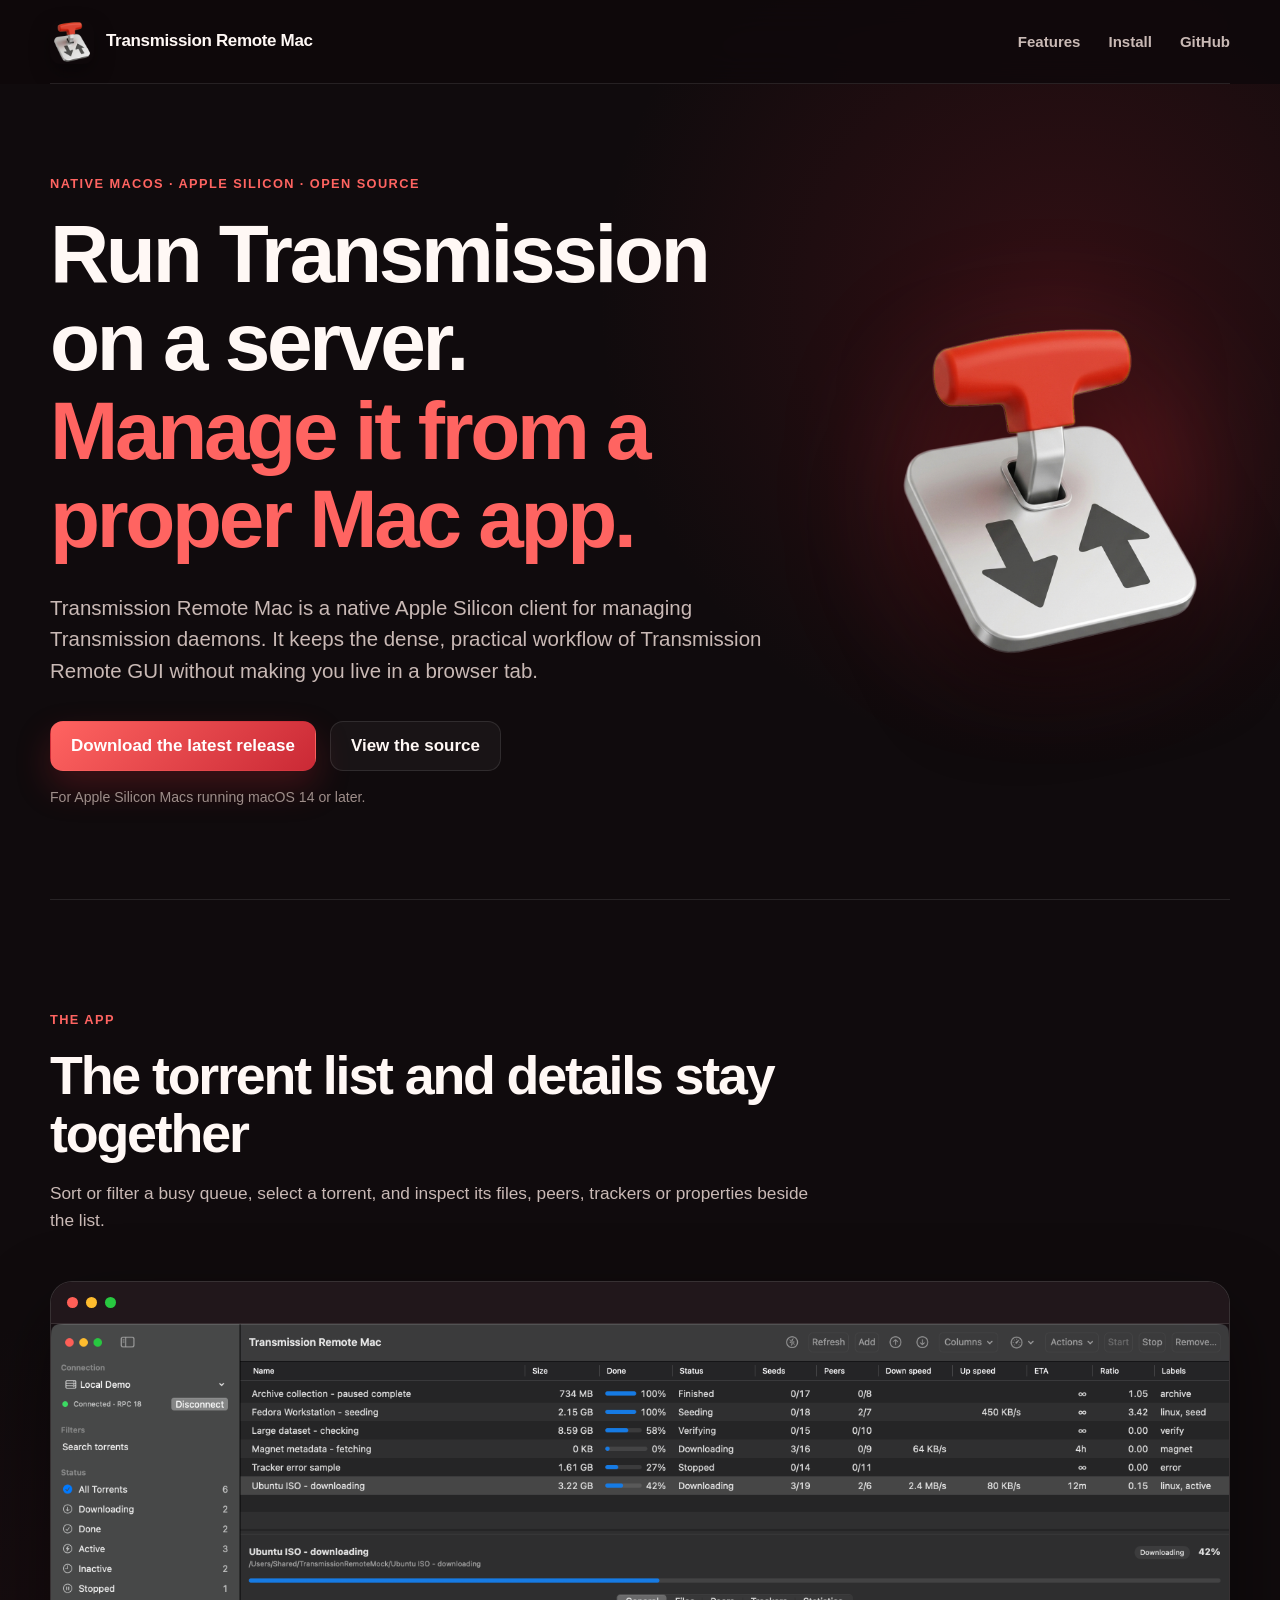
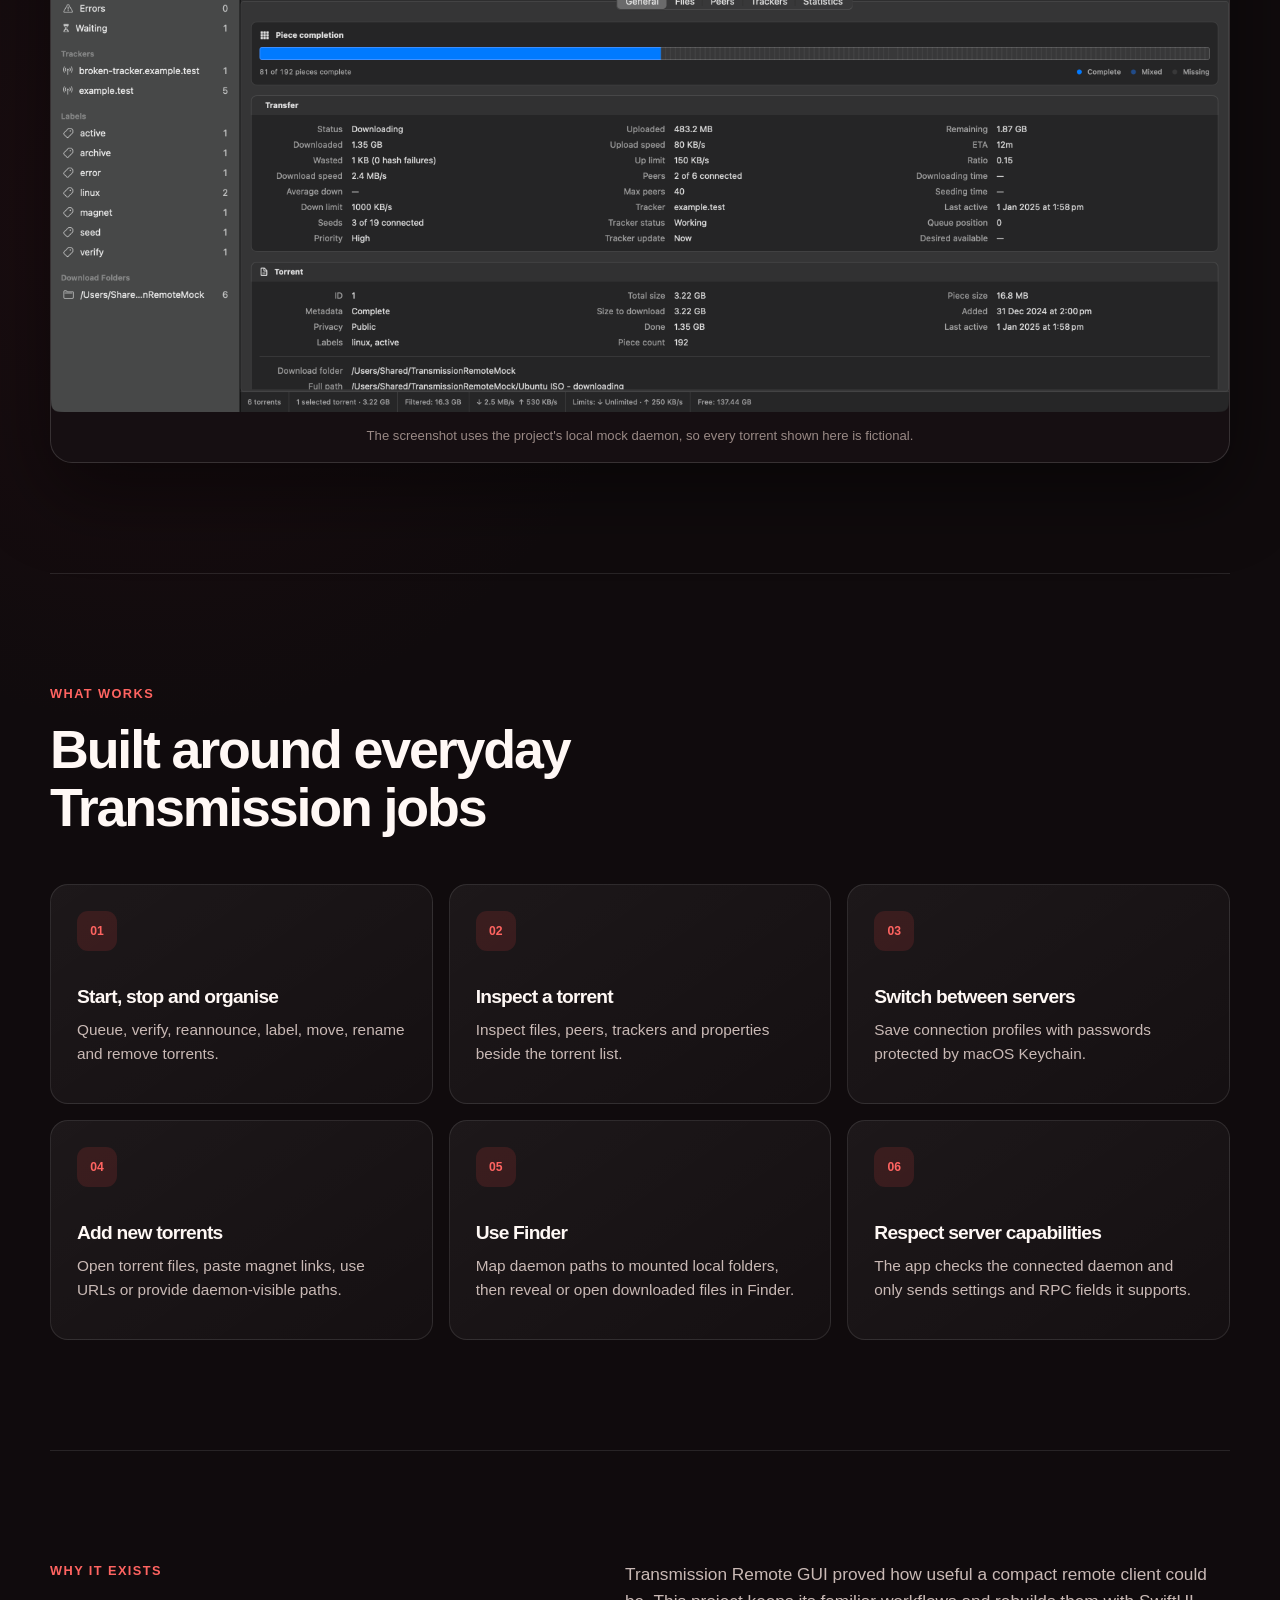
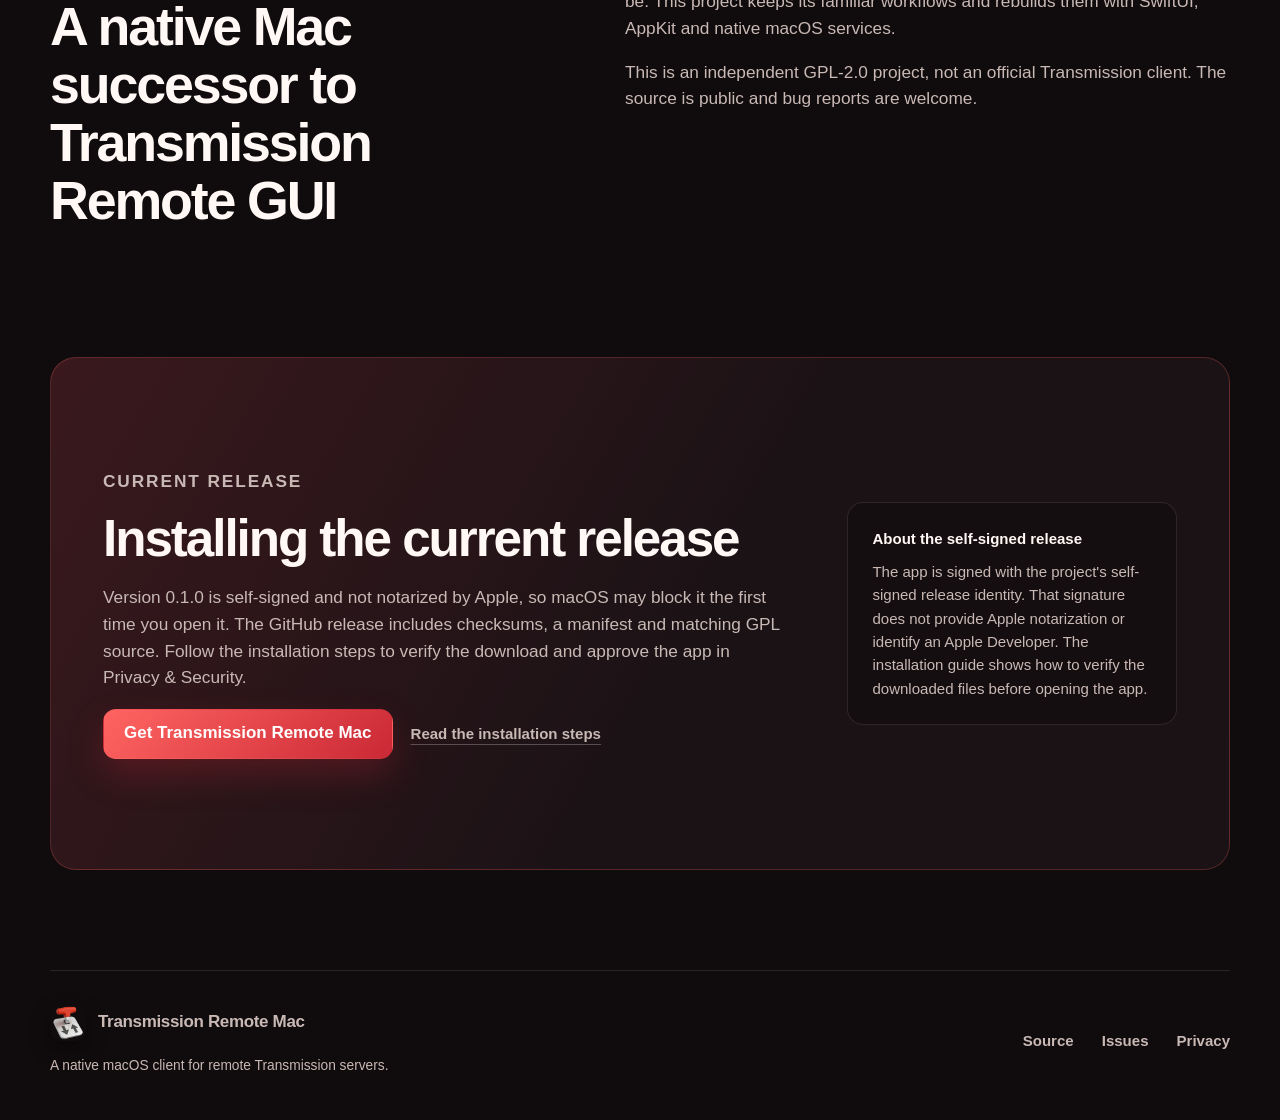
<file: website/index.html>
<!doctype html>
<html lang="en-AU">
  <head>
    <meta charset="utf-8">
    <meta name="viewport" content="width=device-width, initial-scale=1">
    <title>Transmission Remote Mac</title>
    <meta
      name="description"
      content="A native Apple Silicon Mac app for managing Transmission daemons running on another machine."
    >
    <meta name="theme-color" content="#170f12">
    <meta property="og:type" content="website">
    <meta property="og:title" content="Transmission Remote Mac">
    <meta
      property="og:description"
      content="Run Transmission on a server. Manage it from a proper Mac app."
    >
    <meta property="og:url" content="https://transmission-remote-mac.pages.dev/">
    <meta
      property="og:image"
      content="https://transmission-remote-mac.pages.dev/assets/social-preview.png"
    >
    <meta name="twitter:card" content="summary_large_image">
    <link rel="icon" type="image/png" href="assets/app-icon.png">
    <link rel="stylesheet" href="styles.css">
  </head>
  <body>
    <a class="skip-link" href="#main">Skip to content</a>

    <header class="site-header">
      <a class="brand" href="#top" aria-label="Transmission Remote Mac home">
        <img src="assets/app-icon.png" alt="" width="44" height="44">
        <span>Transmission Remote Mac</span>
      </a>
      <nav aria-label="Main navigation">
        <a href="#features">Features</a>
        <a href="#install">Install</a>
        <a href="https://github.com/transmission-remote-mac/transmission-remote-mac">GitHub</a>
      </nav>
    </header>

    <main id="main">
      <section class="hero" id="top">
        <div class="hero-copy">
          <div class="eyebrow">Native macOS · Apple Silicon · Open source</div>
          <h1>Run Transmission on a server.<br><span>Manage it from a proper Mac app.</span></h1>
          <p class="hero-lede">
            Transmission Remote Mac is a native Apple Silicon client for managing Transmission
            daemons. It keeps the dense, practical workflow of Transmission Remote GUI without
            making you live in a browser tab.
          </p>
          <div class="hero-actions">
            <a
              class="button button-primary"
              href="https://github.com/transmission-remote-mac/transmission-remote-mac/releases/latest"
            >Download the latest release</a>
            <a
              class="button button-secondary"
              href="https://github.com/transmission-remote-mac/transmission-remote-mac"
            >View the source</a>
          </div>
          <p class="compatibility">For Apple Silicon Macs running macOS 14 or later.</p>
        </div>

        <div class="hero-icon" aria-hidden="true">
          <div class="icon-glow"></div>
          <img src="assets/app-icon.png" alt="" width="360" height="360">
        </div>
      </section>

      <section class="showcase" aria-labelledby="showcase-title">
        <div class="section-heading">
          <p class="kicker">The app</p>
          <h2 id="showcase-title">The torrent list and details stay together</h2>
          <p>
            Sort or filter a busy queue, select a torrent, and inspect its files, peers, trackers
            or properties beside the list.
          </p>
        </div>

        <figure class="app-window">
          <div class="window-bar" aria-hidden="true"></div>
          <img
            src="assets/app-overview.png"
            alt="Transmission Remote Mac showing a torrent queue, filters and torrent details"
          >
          <figcaption>The screenshot uses the project's local mock daemon, so every torrent shown here is fictional.</figcaption>
        </figure>
      </section>

      <section class="features" id="features" aria-labelledby="features-title">
        <div class="section-heading compact">
          <p class="kicker">What works</p>
          <h2 id="features-title">Built around everyday Transmission jobs</h2>
        </div>

        <div class="feature-grid">
          <article>
            <div class="feature-icon">01</div>
            <h3>Start, stop and organise</h3>
            <p>Queue, verify, reannounce, label, move, rename and remove torrents.</p>
          </article>
          <article>
            <div class="feature-icon">02</div>
            <h3>Inspect a torrent</h3>
            <p>Inspect files, peers, trackers and properties beside the torrent list.</p>
          </article>
          <article>
            <div class="feature-icon">03</div>
            <h3>Switch between servers</h3>
            <p>Save connection profiles with passwords protected by macOS Keychain.</p>
          </article>
          <article>
            <div class="feature-icon">04</div>
            <h3>Add new torrents</h3>
            <p>Open torrent files, paste magnet links, use URLs or provide daemon-visible paths.</p>
          </article>
          <article>
            <div class="feature-icon">05</div>
            <h3>Use Finder</h3>
            <p>Map daemon paths to mounted local folders, then reveal or open downloaded files in Finder.</p>
          </article>
          <article>
            <div class="feature-icon">06</div>
            <h3>Respect server capabilities</h3>
            <p>The app checks the connected daemon and only sends settings and RPC fields it supports.</p>
          </article>
        </div>
      </section>

      <section class="story" aria-labelledby="story-title">
        <div>
          <p class="kicker">Why it exists</p>
          <h2 id="story-title">A native Mac successor to Transmission Remote GUI</h2>
        </div>
        <div class="story-copy">
          <p>
            Transmission Remote GUI proved how useful a compact remote client could be. This
            project keeps its familiar workflows and rebuilds them with SwiftUI, AppKit and native
            macOS services.
          </p>
          <p>
            This is an independent GPL-2.0 project, not an official Transmission client. The source
            is public and bug reports are welcome.
          </p>
        </div>
      </section>

      <section class="install" id="install" aria-labelledby="install-title">
        <div class="install-copy">
          <p class="kicker">Current release</p>
          <h2 id="install-title">Installing the current release</h2>
          <p>
            Version 0.1.0 is self-signed and not notarized by Apple, so macOS may block it the first
            time you open it. The GitHub release includes checksums, a manifest and matching GPL
            source. Follow the installation steps to verify the download and approve the app in
            Privacy &amp; Security.
          </p>
          <div class="install-actions">
            <a
              class="button button-primary"
              href="https://github.com/transmission-remote-mac/transmission-remote-mac/releases/latest"
            >Get Transmission Remote Mac</a>
            <a
              class="text-link"
              href="https://github.com/transmission-remote-mac/transmission-remote-mac#install-a-github-release"
            >Read the installation steps</a>
          </div>
        </div>
        <aside class="install-note" aria-label="Release trust information">
          <strong>About the self-signed release</strong>
          <p>
            The app is signed with the project's self-signed release identity. That signature does
            not provide Apple notarization or identify an Apple Developer. The installation guide
            shows how to verify the downloaded files before opening the app.
          </p>
        </aside>
      </section>
    </main>

    <footer>
      <div class="footer-brand">
        <img src="assets/app-icon.png" alt="" width="36" height="36">
        <span>Transmission Remote Mac</span>
      </div>
      <p>A native macOS client for remote Transmission servers.</p>
      <nav aria-label="Footer navigation">
        <a href="https://github.com/transmission-remote-mac/transmission-remote-mac">Source</a>
        <a href="https://github.com/transmission-remote-mac/transmission-remote-mac/issues">Issues</a>
        <a href="https://github.com/transmission-remote-mac/transmission-remote-mac/blob/main/PRIVACY.md">Privacy</a>
      </nav>
    </footer>
  </body>
</html>
</file>
<file: website/styles.css>
:root {
  color-scheme: dark;
  --background: #100b0d;
  --surface: #1b1216;
  --surface-raised: #24171d;
  --border: rgba(255, 255, 255, 0.1);
  --text: #fff8f5;
  --muted: #c9b9b5;
  --accent: #ec3f43;
  --accent-bright: #ff6461;
  --accent-soft: rgba(236, 63, 67, 0.14);
  --shadow: 0 30px 80px rgba(0, 0, 0, 0.46);
  --page-width: 1180px;
}

* {
  box-sizing: border-box;
}

html {
  scroll-behavior: smooth;
  scroll-padding-top: 100px;
}

body {
  min-width: 320px;
  margin: 0;
  color: var(--text);
  background:
    radial-gradient(circle at 83% 7%, rgba(145, 28, 39, 0.26), transparent 29rem),
    radial-gradient(circle at 12% 42%, rgba(87, 24, 35, 0.17), transparent 32rem),
    var(--background);
  font-family: -apple-system, BlinkMacSystemFont, "SF Pro Display", "Helvetica Neue", sans-serif;
  font-size: 17px;
  line-height: 1.55;
  -webkit-font-smoothing: antialiased;
}

a {
  color: inherit;
}

img {
  display: block;
  max-width: 100%;
}

.skip-link {
  position: fixed;
  z-index: 100;
  top: 12px;
  left: 12px;
  padding: 10px 14px;
  color: #160b0e;
  background: #ffffff;
  border-radius: 10px;
  transform: translateY(-160%);
}

.skip-link:focus {
  transform: translateY(0);
}

.site-header,
main,
footer {
  width: min(calc(100% - 48px), var(--page-width));
  margin-inline: auto;
}

.site-header {
  position: sticky;
  z-index: 90;
  top: 0;
  display: flex;
  align-items: center;
  justify-content: space-between;
  min-height: 84px;
  background: rgba(15, 9, 11, 0.86);
  border-bottom: 1px solid var(--border);
  box-shadow: 0 0 0 100vmax rgba(15, 9, 11, 0.86);
  clip-path: inset(0 -100vmax);
  -webkit-backdrop-filter: blur(18px) saturate(125%);
  backdrop-filter: blur(18px) saturate(125%);
}

.brand,
.footer-brand {
  display: inline-flex;
  gap: 12px;
  align-items: center;
  font-weight: 720;
  letter-spacing: -0.02em;
  text-decoration: none;
}

.brand img,
.footer-brand img {
  border-radius: 11px;
  box-shadow: 0 8px 20px rgba(0, 0, 0, 0.35);
}

.site-header nav,
footer nav {
  display: flex;
  gap: 28px;
  align-items: center;
}

.site-header nav a,
footer nav a,
.text-link {
  color: var(--muted);
  font-size: 0.94rem;
  font-weight: 620;
  text-decoration: none;
}

.site-header nav a:hover,
footer nav a:hover,
.text-link:hover {
  color: var(--text);
}

.hero {
  display: grid;
  grid-template-columns: minmax(0, 1.45fr) minmax(250px, 0.75fr);
  gap: 80px;
  align-items: center;
  min-height: 680px;
  padding-block: 90px;
}

.eyebrow,
.kicker {
  margin: 0 0 16px;
  color: var(--accent-bright);
  font-size: 0.8rem;
  font-weight: 760;
  letter-spacing: 0.11em;
  text-transform: uppercase;
}

h1,
h2,
h3,
p {
  margin-top: 0;
}

h1,
h2,
h3 {
  line-height: 1.08;
  letter-spacing: -0.04em;
}

h1 {
  max-width: 850px;
  margin-bottom: 28px;
  font-size: clamp(3rem, 6.4vw, 5.9rem);
  font-weight: 830;
}

h1 span {
  color: var(--accent-bright);
}

h2 {
  margin-bottom: 18px;
  font-size: clamp(2.2rem, 4.2vw, 4rem);
  font-weight: 790;
}

h3 {
  margin-bottom: 10px;
  font-size: 1.2rem;
  font-weight: 720;
}

.hero-lede {
  max-width: 720px;
  margin-bottom: 34px;
  color: var(--muted);
  font-size: clamp(1.08rem, 1.8vw, 1.28rem);
}

.hero-actions,
.install-actions {
  display: flex;
  flex-wrap: wrap;
  gap: 14px;
  align-items: center;
}

.button {
  display: inline-flex;
  align-items: center;
  justify-content: center;
  min-height: 50px;
  padding: 0 20px;
  border: 1px solid transparent;
  border-radius: 13px;
  font-weight: 710;
  text-decoration: none;
  transition: transform 160ms ease, border-color 160ms ease, background 160ms ease;
}

.button:hover {
  transform: translateY(-2px);
}

.button-primary {
  color: #ffffff;
  background: linear-gradient(135deg, var(--accent-bright), #ca2935);
  box-shadow: 0 16px 34px rgba(202, 41, 53, 0.25);
}

.button-secondary {
  border-color: var(--border);
  background: rgba(255, 255, 255, 0.04);
}

.button-secondary:hover {
  border-color: rgba(255, 255, 255, 0.24);
  background: rgba(255, 255, 255, 0.07);
}

.compatibility {
  margin: 16px 0 0;
  color: #9e8e8a;
  font-size: 0.88rem;
}

.hero-icon {
  position: relative;
  justify-self: end;
}

.hero-icon img {
  position: relative;
  filter: drop-shadow(0 34px 44px rgba(0, 0, 0, 0.52));
}

.icon-glow {
  position: absolute;
  inset: 18%;
  background: rgba(255, 53, 65, 0.44);
  border-radius: 50%;
  filter: blur(75px);
}

.showcase,
.features,
.story,
.install {
  padding-block: 110px;
  border-top: 1px solid var(--border);
}

.section-heading {
  max-width: 780px;
  margin-bottom: 48px;
}

.section-heading.compact {
  max-width: 720px;
}

.section-heading > p:last-child,
.story-copy,
.install-copy > p {
  color: var(--muted);
  font-size: 1.08rem;
}

.app-window {
  overflow: hidden;
  margin: 0;
  background: #160f12;
  border: 1px solid rgba(255, 255, 255, 0.14);
  border-radius: 22px;
  box-shadow: var(--shadow);
}

.window-bar {
  position: relative;
  height: 42px;
  background: #21171b;
  border-bottom: 1px solid var(--border);
}

.window-bar::before {
  position: absolute;
  top: 15px;
  left: 16px;
  width: 11px;
  height: 11px;
  background: #ff5f57;
  border-radius: 50%;
  box-shadow: 19px 0 #febc2e, 38px 0 #28c840;
  content: "";
}

.app-window figcaption {
  padding: 14px 18px 16px;
  color: #998985;
  font-size: 0.82rem;
  text-align: center;
}

.feature-grid {
  display: grid;
  grid-template-columns: repeat(3, 1fr);
  gap: 16px;
}

.feature-grid article {
  min-height: 220px;
  padding: 26px;
  background: linear-gradient(145deg, rgba(255, 255, 255, 0.055), rgba(255, 255, 255, 0.022));
  border: 1px solid var(--border);
  border-radius: 18px;
}

.feature-grid article:hover {
  border-color: rgba(255, 100, 97, 0.28);
}

.feature-grid article p {
  margin-bottom: 0;
  color: var(--muted);
  font-size: 0.96rem;
}

.feature-icon {
  display: grid;
  width: 40px;
  height: 40px;
  margin-bottom: 36px;
  color: var(--accent-bright);
  background: var(--accent-soft);
  border-radius: 11px;
  place-items: center;
  font-size: 0.76rem;
  font-weight: 780;
}

.story {
  display: grid;
  grid-template-columns: 0.9fr 1.1fr;
  gap: 80px;
}

.story-copy p:last-child {
  margin-bottom: 0;
}

.install {
  display: grid;
  grid-template-columns: 1.35fr 0.65fr;
  gap: 60px;
  align-items: center;
  margin-bottom: 100px;
  padding-inline: 52px;
  background:
    linear-gradient(120deg, rgba(236, 63, 67, 0.15), transparent 55%),
    var(--surface);
  border: 1px solid rgba(255, 100, 97, 0.24);
  border-radius: 26px;
}

.install h2 {
  font-size: clamp(2rem, 4vw, 3.5rem);
}

.install-copy > p {
  max-width: 700px;
}

.text-link {
  padding: 10px 4px;
  text-decoration: underline;
  text-decoration-color: rgba(255, 255, 255, 0.25);
  text-underline-offset: 5px;
}

.install-note {
  padding: 24px;
  color: var(--muted);
  background: rgba(0, 0, 0, 0.22);
  border: 1px solid var(--border);
  border-radius: 16px;
  font-size: 0.94rem;
}

.install-note strong {
  color: var(--text);
}

.install-note p {
  margin: 10px 0 0;
}

footer {
  display: grid;
  grid-template-columns: 1fr auto;
  gap: 14px 30px;
  align-items: center;
  padding-block: 34px 44px;
  color: var(--muted);
  border-top: 1px solid var(--border);
}

footer p {
  grid-row: 2;
  margin: 0;
  font-size: 0.86rem;
}

footer nav {
  grid-row: 1 / 3;
  grid-column: 2;
}

.error-page {
  display: flex;
  align-items: flex-start;
  justify-content: center;
  min-height: 100vh;
  flex-direction: column;
}

.error-page > img {
  margin-bottom: 36px;
  border-radius: 22px;
  box-shadow: var(--shadow);
}

.error-page h1 {
  margin-bottom: 18px;
}

.error-page > p:not(.kicker) {
  max-width: 560px;
  margin-bottom: 30px;
  color: var(--muted);
  font-size: 1.1rem;
}

:focus-visible {
  outline: 3px solid #ffaaa7;
  outline-offset: 4px;
}

@media (max-width: 900px) {
  .hero {
    grid-template-columns: 1fr;
    gap: 30px;
    min-height: 0;
    padding-block: 84px;
  }

  .hero-icon {
    display: none;
  }

  .feature-grid {
    grid-template-columns: repeat(2, 1fr);
  }

  .story,
  .install {
    grid-template-columns: 1fr;
    gap: 28px;
  }
}

@media (max-width: 620px) {
  body {
    font-size: 16px;
  }

  .site-header,
  main,
  footer {
    width: min(calc(100% - 28px), var(--page-width));
  }

  .site-header {
    min-height: 70px;
  }

  .brand span {
    display: none;
  }

  .site-header nav {
    gap: 16px;
  }

  .site-header nav a:first-child {
    display: none;
  }

  .hero {
    padding-block: 70px;
  }

  h1 {
    font-size: clamp(2.7rem, 14vw, 4.2rem);
  }

  .showcase,
  .features,
  .story,
  .install {
    padding-block: 78px;
  }

  .feature-grid {
    grid-template-columns: 1fr;
  }

  .feature-grid article {
    min-height: 0;
  }

  .install {
    margin-bottom: 64px;
    padding-inline: 24px;
  }

  .hero-actions,
  .install-actions {
    align-items: stretch;
    flex-direction: column;
  }

  .text-link {
    text-align: center;
  }

  footer {
    display: flex;
    align-items: flex-start;
    flex-direction: column;
  }

  footer nav {
    gap: 18px;
  }
}

@media (prefers-reduced-motion: reduce) {
  html {
    scroll-behavior: auto;
  }

  .button {
    transition: none;
  }
}
</file>
